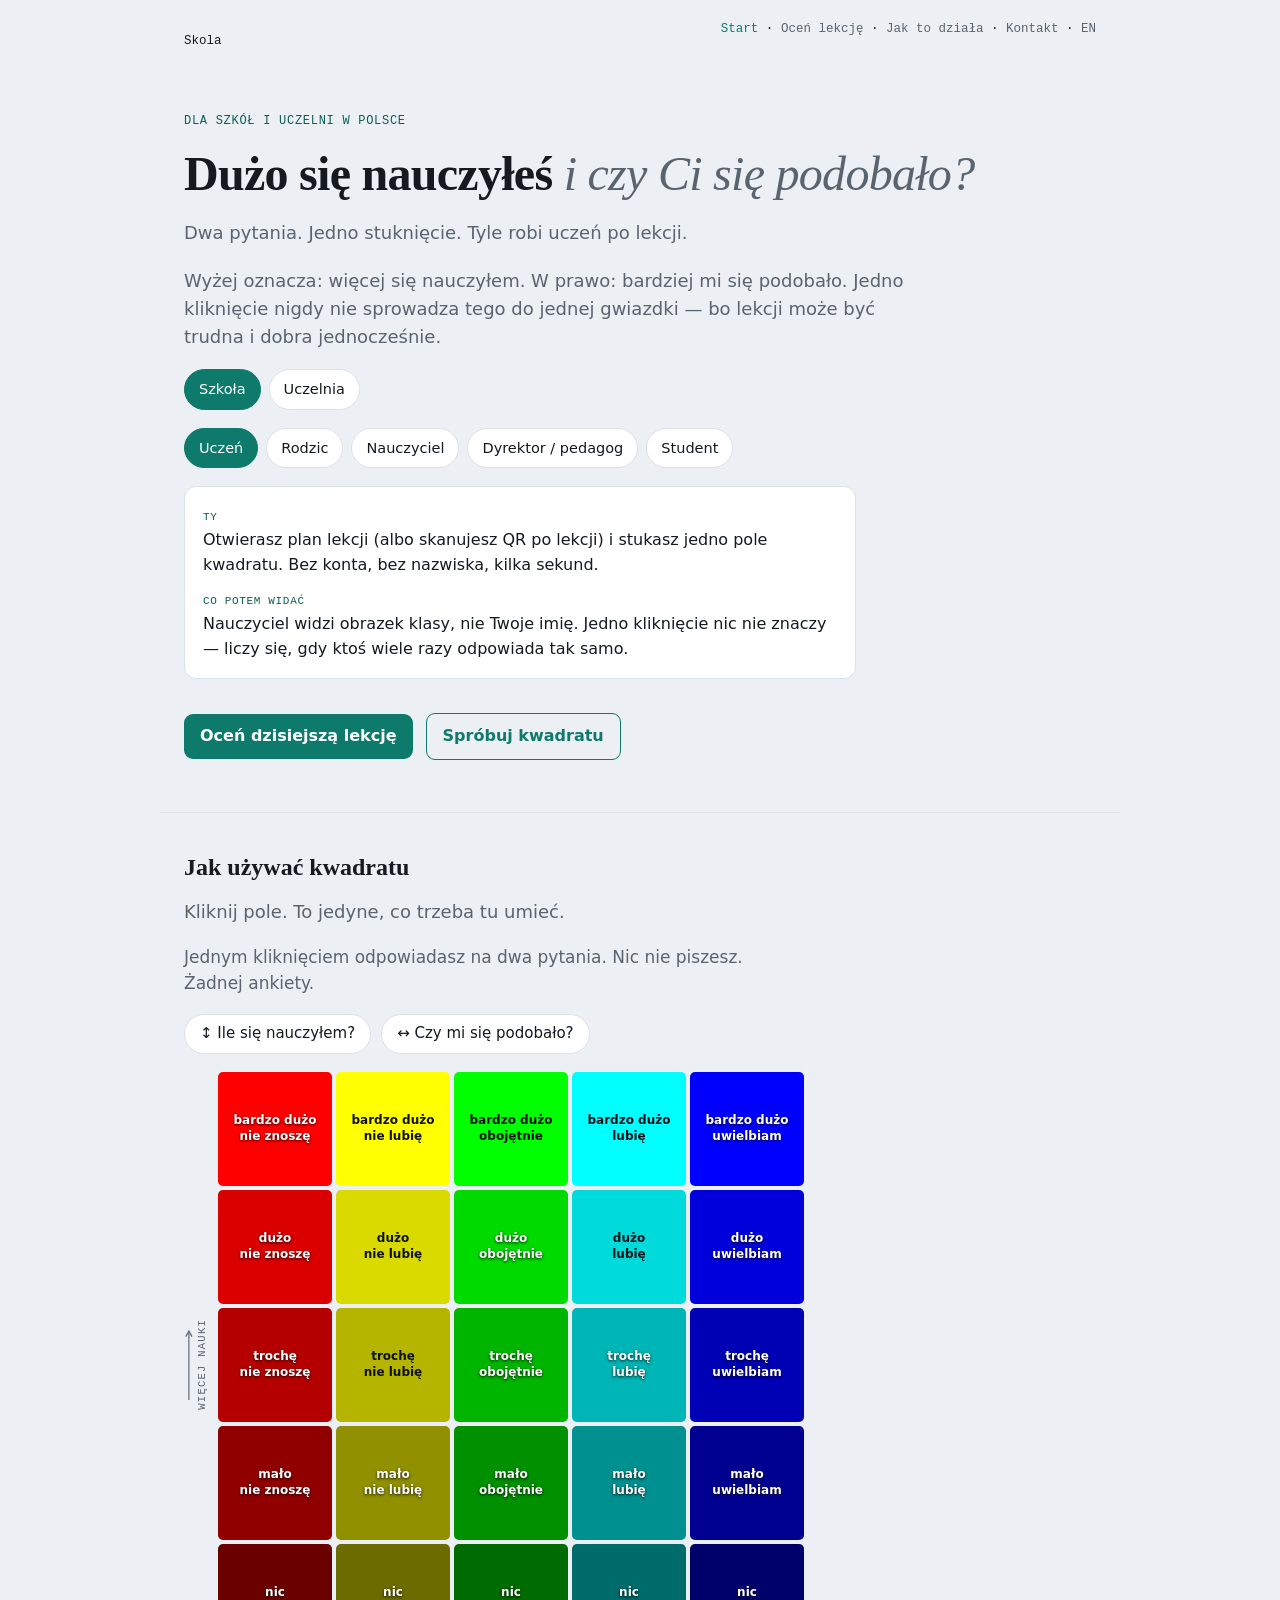
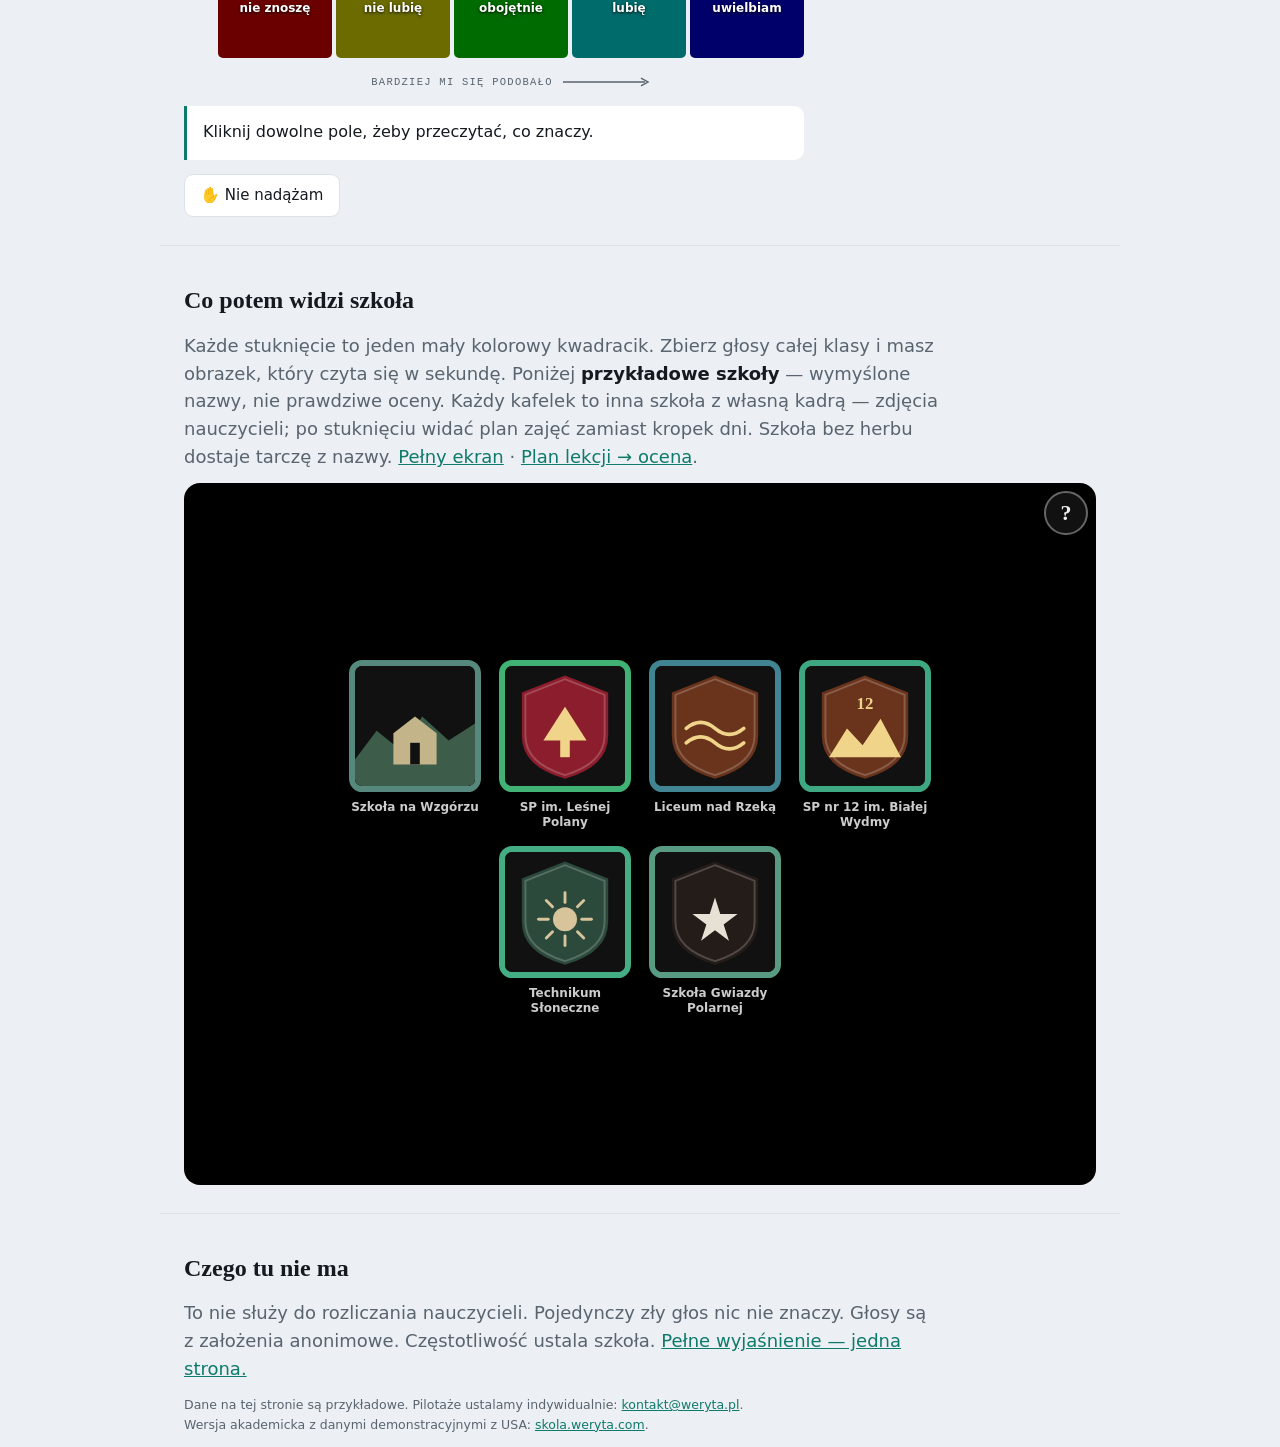
<file: index.html>
<!doctype html>
<html lang="pl">
<head>
<meta charset="utf-8">
<meta name="viewport" content="width=device-width, initial-scale=1, viewport-fit=cover">
<meta name="description" content="Skola — ocena zajęć na dwóch osiach: ile się nauczyłem i czy mi się podobało. Jedno stuknięcie. Dla szkół i uczelni w Polsce.">
<meta property="og:title" content="Skola — dwie osie zamiast jednej gwiazdki">
<meta property="og:description" content="Ocena zajęć na dwóch osiach: ile się nauczyłem i czy mi się podobało. Jedno stuknięcie.">
<meta property="og:image" content="https://szpili.github.io/skola-pl/assets/og.png">
<meta name="twitter:card" content="summary_large_image">
<link rel="alternate" hreflang="pl" href="./">
<link rel="alternate" hreflang="en" href="en/">
<title>Skola — ile się nauczyłeś i czy Ci się podobało?</title>
<link rel="stylesheet" href="assets/site.css">
<link rel="stylesheet" href="assets/tiles.css?v=10">
</head>
<body>
<nav class="top">
  <span class="sk-egg-mark">Skola</span>
  <span>
    <a class="on" href="./">Start</a>
    · <a href="rate.html">Oceń lekcję</a>
    · <a href="explainer.html">Jak to działa</a>
    · <a href="mailto:kontakt@weryta.pl">Kontakt</a>
    · <a href="en/">EN</a>
  </span>
</nav>
<section class="hero">
  <p class="eyebrow">Dla szkół i uczelni w Polsce</p>
  <h1>Dużo się nauczyłeś <span class="light">i czy Ci się podobało?</span></h1>
  <p class="lede">Dwa pytania. Jedno stuknięcie. Tyle robi <span data-noun="person">uczeń</span> po <span data-noun="lesson">lekcji</span>.</p>
  <p class="lede">Wyżej oznacza: więcej się nauczyłem. W prawo: bardziej mi się podobało.
  Jedno kliknięcie nigdy nie sprowadza tego do jednej gwiazdki — bo <span data-noun="lesson">lekcja</span> może być trudna i dobra jednocześnie.</p>
  <div class="chips" role="group" aria-label="Szkoła albo uczelnia">
    <button type="button" data-track="szkola">Szkoła</button>
    <button type="button" data-track="uczelnia">Uczelnia</button>
  </div>
  <div class="chips" role="group" aria-label="Kim jesteś">
    <button type="button" data-role="uczen">Uczeń</button>
    <button type="button" data-role="rodzic">Rodzic</button>
    <button type="button" data-role="nauczyciel">Nauczyciel</button>
    <button type="button" data-role="dyrektor">Dyrektor / pedagog</button>
    <button type="button" data-role="student">Student</button>
  </div>
  <div class="rolebox" id="role-copy"></div>
  <p>
    <a class="cta" href="rate.html">Oceń dzisiejszą lekcję</a>
    <a class="cta ghost" href="#kwadrat">Spróbuj kwadratu</a>
  </p>
</section>
<hr class="rule">
<section class="wrap" id="kwadrat">
  <h2>Jak używać kwadratu</h2>
   <p class="lede" style="margin:0 0 18px">Kliknij pole. To jedyne, co trzeba tu umieć.</p>
  <div id="skola-guide"></div>
</section>
<hr class="rule">
<section class="wrap">
  <h2>Co potem widzi <span data-noun="place">szkoła</span></h2>
  <p class="lede" style="margin:0 0 12px">Każde stuknięcie to jeden mały kolorowy kwadracik.
  Zbierz głosy całej klasy i masz obrazek, który czyta się w sekundę.
  Poniżej <strong>przykładowe szkoły</strong> — wymyślone nazwy, nie prawdziwe oceny.
  Każdy kafelek to inna szkoła z własną kadrą — zdjęcia nauczycieli; po stuknięciu widać plan zajęć zamiast kropek dni.
  Szkoła bez herbu dostaje tarczę z nazwy.
  <a href="app.html">Pełny ekran</a> · <a href="rate.html">Plan lekcji → ocena</a>.</p>
  <div id="skola"></div>
</section>
<hr class="rule">
<section class="wrap">
  <h2>Czego tu nie ma</h2>
  <p class="lede" style="margin:0">To nie służy do rozliczania nauczycieli. Pojedynczy zły głos nic nie znaczy.
  Głosy są z założenia anonimowe. Częstotliwość ustala <span data-noun="place">szkoła</span>.
  <a href="explainer.html">Pełne wyjaśnienie — jedna strona.</a></p>
</section>
<footer class="wrap">
  <p class="fnote">Dane na tej stronie są przykładowe. Pilotaże ustalamy indywidualnie:
  <a href="mailto:kontakt@weryta.pl">kontakt@weryta.pl</a>.
  Wersja akademicka z danymi demonstracyjnymi z USA: <a href="https://skola.weryta.com/">skola.weryta.com</a>.</p>
</footer>
<script src="assets/skola.js?v=tiles8"></script>
<script src="assets/site.js"></script>
<script>
Skola.guide(document.getElementById('skola-guide'), 'pl');
Skola.tiles(document.getElementById('skola'), { lang: 'pl', assetBase: 'assets/' });
</script>
<!-- jajka off: ?eggs=0 (klei się w tej przeglądarce). z powrotem: ?eggs=1. albo wywal ten tag. -->
<script src="assets/eggs.js?v=4"></script>
</body>
</html>
</file>
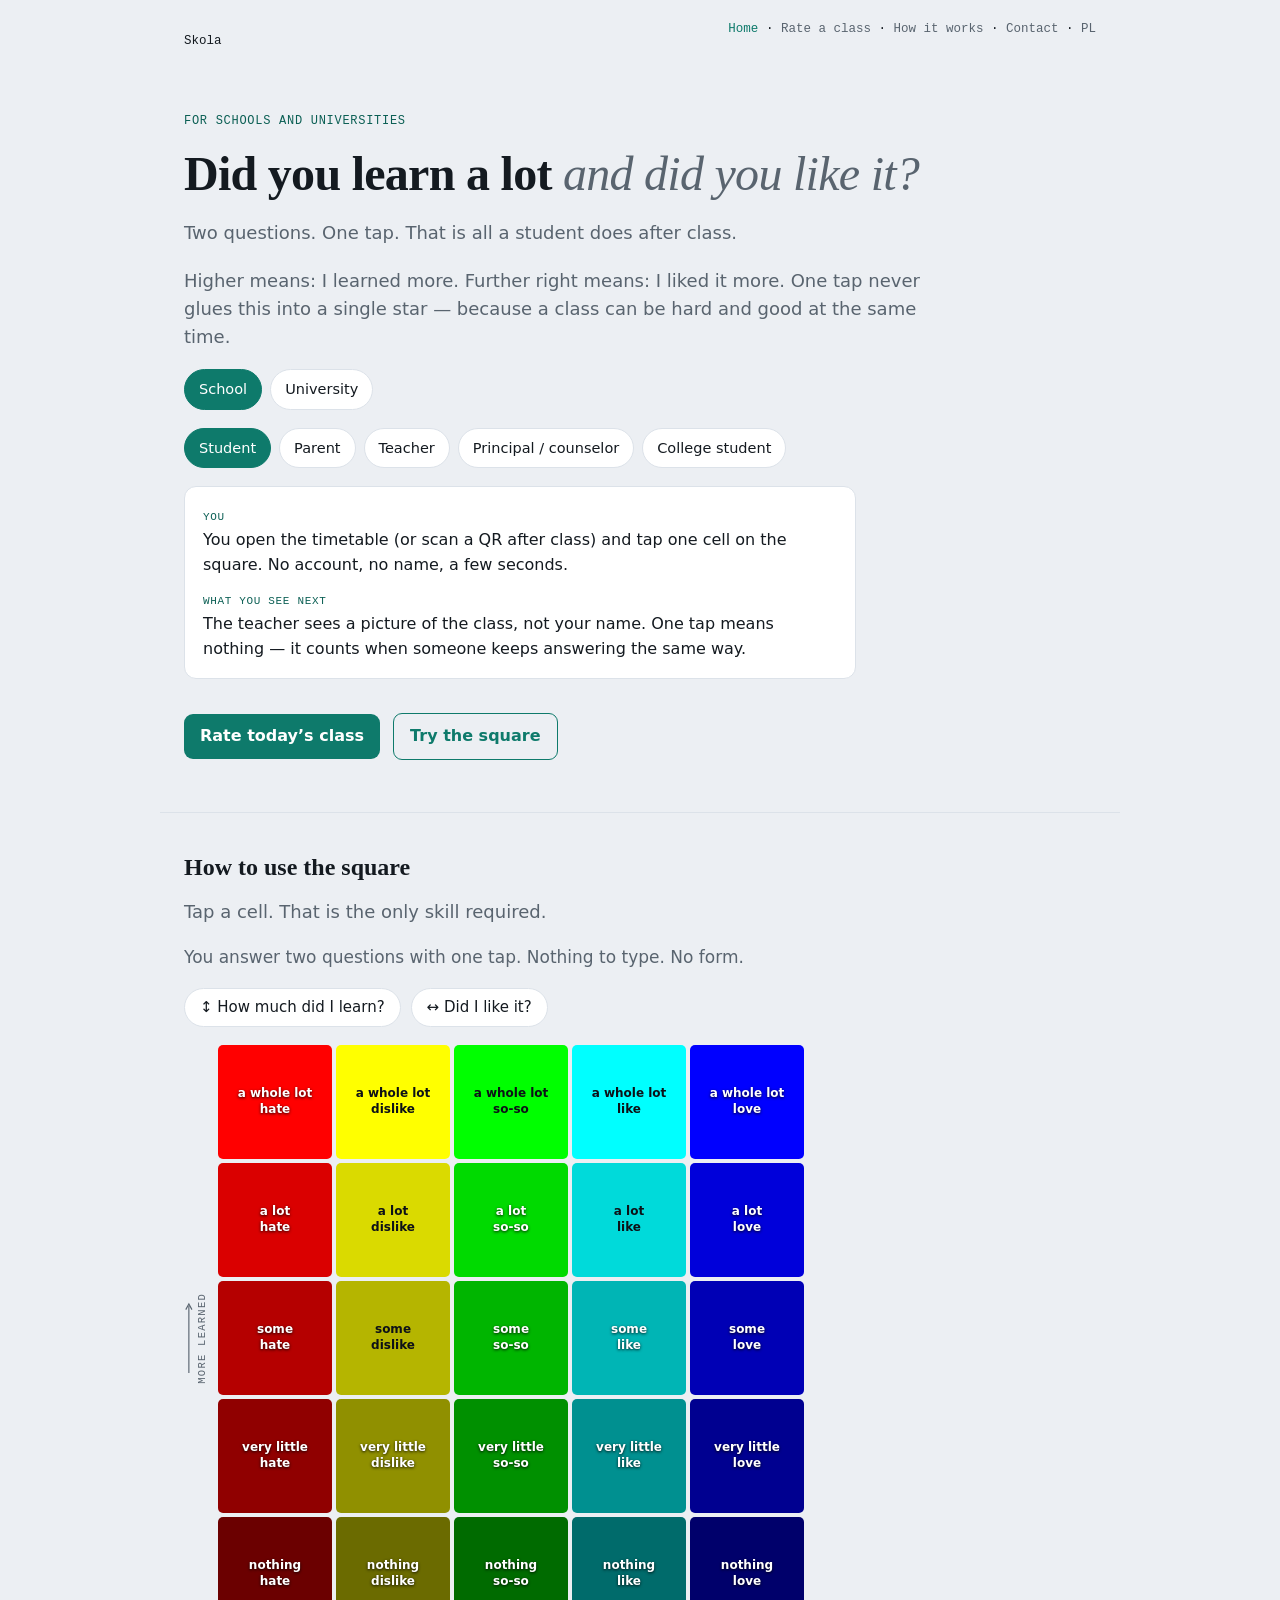
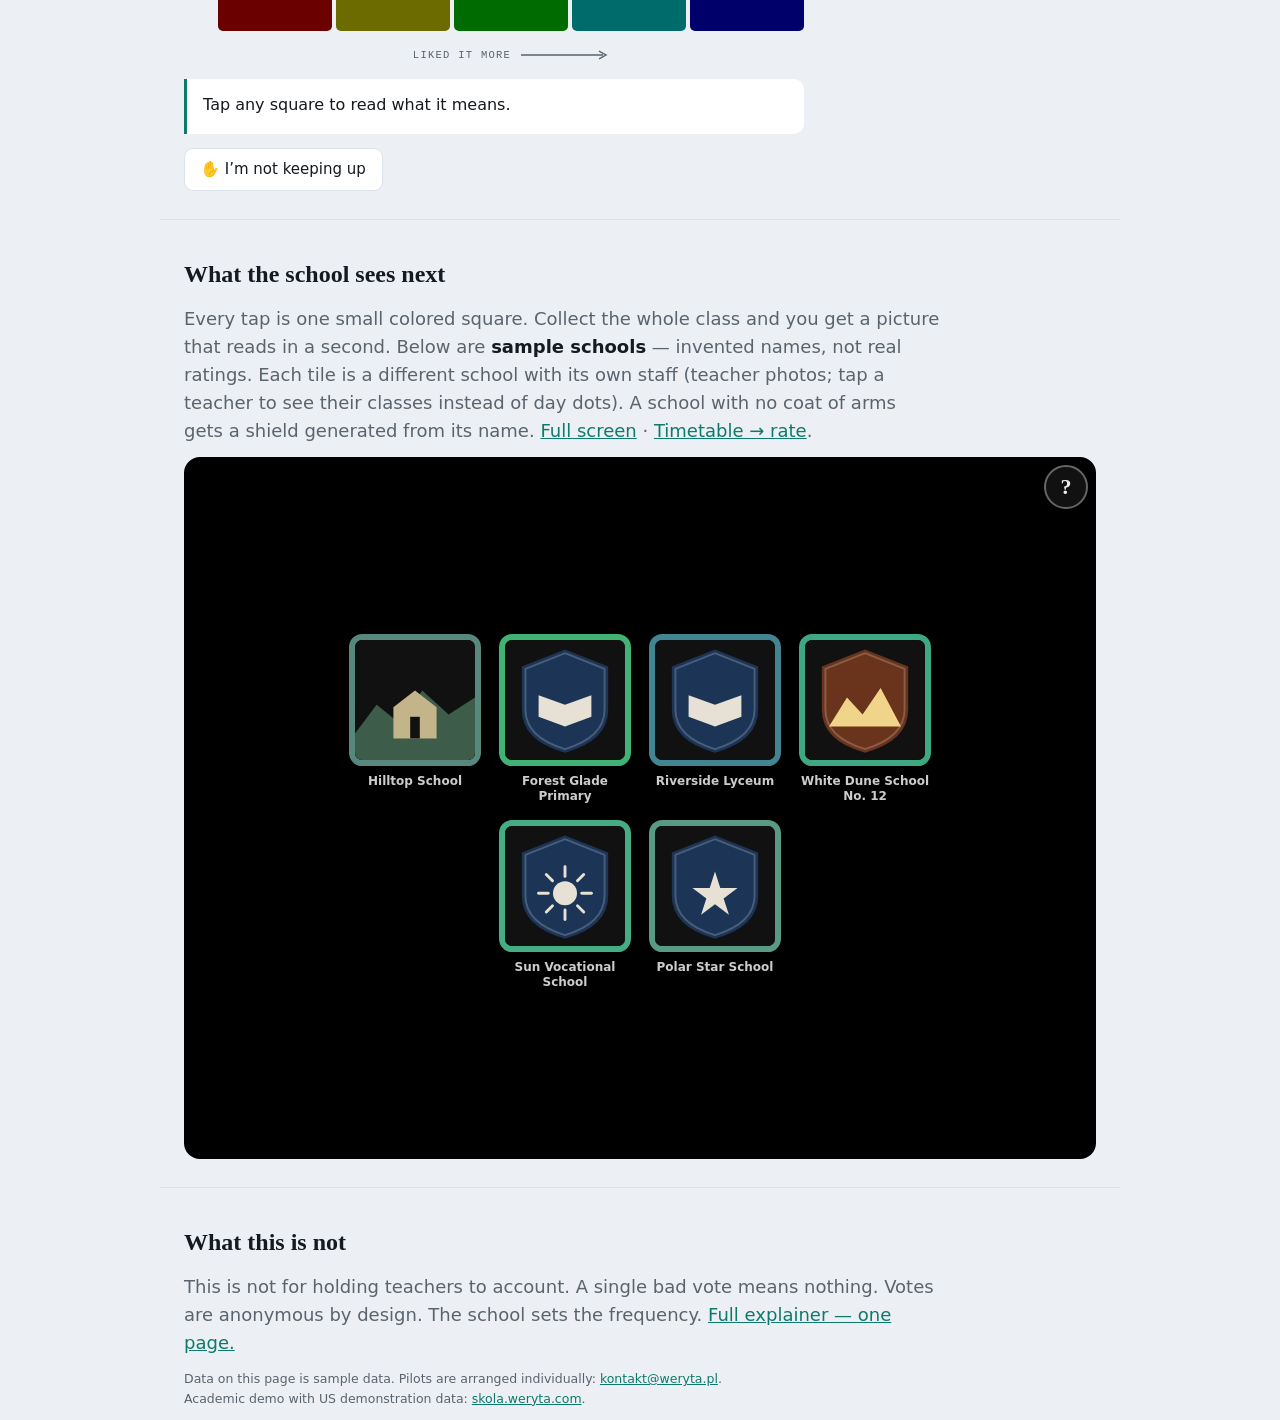
<file: en/index.html>
<!doctype html>
<html lang="en">
<head>
<meta charset="utf-8">
<meta name="viewport" content="width=device-width, initial-scale=1, viewport-fit=cover">
<meta name="description" content="Skola — rate a class on two axes: how much you learned and whether you liked it. One tap. For schools and universities.">
<meta property="og:title" content="Skola — two axes instead of one star">
<meta property="og:description" content="Rate a class on two axes: how much you learned and whether you liked it. One tap.">
<meta property="og:image" content="https://szpili.github.io/skola-pl/assets/og.png">
<meta name="twitter:card" content="summary_large_image">
<link rel="alternate" hreflang="en" href="./">
<link rel="alternate" hreflang="pl" href="../">
<title>Skola — did you learn a lot, and did you like it?</title>
<link rel="stylesheet" href="../assets/site.css">
<link rel="stylesheet" href="../assets/tiles.css?v=10">
</head>
<body>
<nav class="top">
  <span class="sk-egg-mark">Skola</span>
  <span>
    <a class="on" href="./">Home</a>
    · <a href="rate.html">Rate a class</a>
    · <a href="explainer.html">How it works</a>
    · <a href="mailto:kontakt@weryta.pl">Contact</a>
    · <a href="../">PL</a>
  </span>
</nav>
<section class="hero">
  <p class="eyebrow">For schools and universities</p>
  <h1>Did you learn a lot <span class="light">and did you like it?</span></h1>
  <p class="lede">Two questions. One tap. That is all a <span data-noun="person">student</span> does after <span data-noun="lesson">class</span>.</p>
  <p class="lede">Higher means: I learned more. Further right means: I liked it more.
  One tap never glues this into a single star — because a <span data-noun="lesson">class</span> can be hard and good at the same time.</p>
  <div class="chips" role="group" aria-label="School or university">
    <button type="button" data-track="szkola">School</button>
    <button type="button" data-track="uczelnia">University</button>
  </div>
  <div class="chips" role="group" aria-label="Who you are">
    <button type="button" data-role="uczen">Student</button>
    <button type="button" data-role="rodzic">Parent</button>
    <button type="button" data-role="nauczyciel">Teacher</button>
    <button type="button" data-role="dyrektor">Principal / counselor</button>
    <button type="button" data-role="student">College student</button>
  </div>
  <div class="rolebox" id="role-copy"></div>
  <p>
    <a class="cta" href="rate.html">Rate today’s class</a>
    <a class="cta ghost" href="#square">Try the square</a>
  </p>
</section>
<hr class="rule">
<section class="wrap" id="square">
  <h2>How to use the square</h2>
  <p class="lede" style="margin:0 0 18px">Tap a cell. That is the only skill required.</p>
  <div id="skola-guide"></div>
</section>
<hr class="rule">
<section class="wrap">
  <h2>What the <span data-noun="place">school</span> sees next</h2>
  <p class="lede" style="margin:0 0 12px">Every tap is one small colored square.
  Collect the whole class and you get a picture that reads in a second.
  Below are <strong>sample schools</strong> — invented names, not real ratings.
  Each tile is a different school with its own staff (teacher photos; tap a teacher to see their classes instead of day dots).
  A school with no coat of arms gets a shield generated from its name.
  <a href="app.html">Full screen</a> · <a href="rate.html">Timetable → rate</a>.</p>
  <div id="skola"></div>
</section>
<hr class="rule">
<section class="wrap">
  <h2>What this is not</h2>
  <p class="lede" style="margin:0">This is not for holding teachers to account. A single bad vote means nothing.
  Votes are anonymous by design. The <span data-noun="place">school</span> sets the frequency.
  <a href="explainer.html">Full explainer — one page.</a></p>
</section>
<footer class="wrap">
  <p class="fnote">Data on this page is sample data. Pilots are arranged individually:
  <a href="mailto:kontakt@weryta.pl">kontakt@weryta.pl</a>.
  Academic demo with US demonstration data: <a href="https://skola.weryta.com/">skola.weryta.com</a>.</p>
</footer>
<script src="../assets/skola.js?v=tiles8"></script>
<script src="../assets/site.js"></script>
<script>
Skola.guide(document.getElementById('skola-guide'), 'en');
Skola.tiles(document.getElementById('skola'), { lang: 'en', assetBase: '../assets/' });
</script>
<!-- eggs off: ?eggs=0 (sticky in this browser). back on: ?eggs=1. or drop this tag. -->
<script src="../assets/eggs.js?v=4"></script>
</body>
</html>
</file>
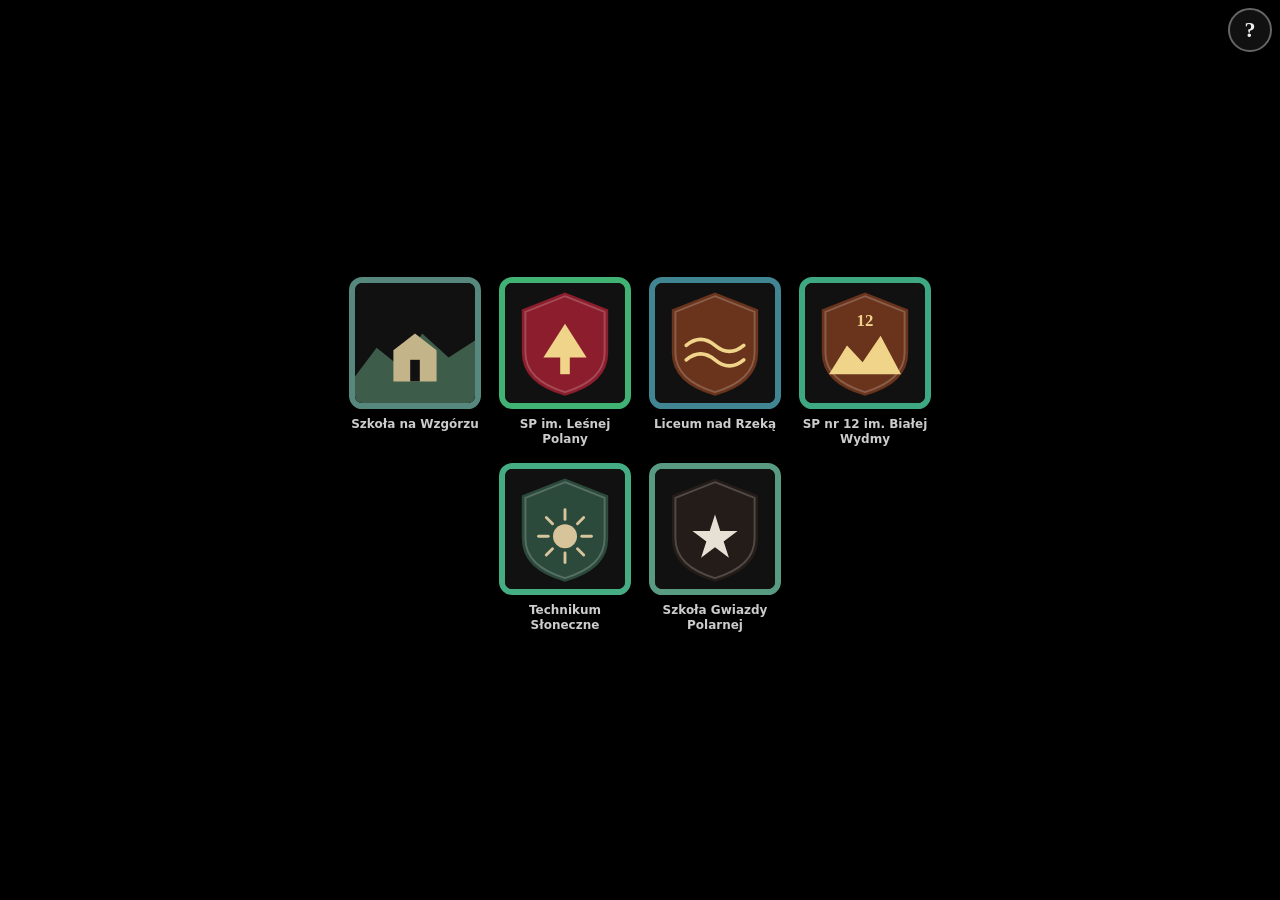
<file: app.html>
<!doctype html>
<html lang="pl" class="skt-page">
<head>
<meta charset="utf-8">
<meta name="viewport" content="width=device-width, initial-scale=1, viewport-fit=cover">
<meta name="description" content="Skola — kafelki. Klik, bez tekstu.">
<title>Skola</title>
<link rel="stylesheet" href="assets/tiles.css?v=10">
</head>
<body class="skt-page">
<div id="skola"></div>
<script src="assets/skola.js?v=tiles8"></script>
<script>
Skola.tiles(document.getElementById('skola'), { lang: 'pl', assetBase: 'assets/', hash: true });
</script>
<script src="assets/eggs.js?v=4"></script>
</body>
</html>
</file>
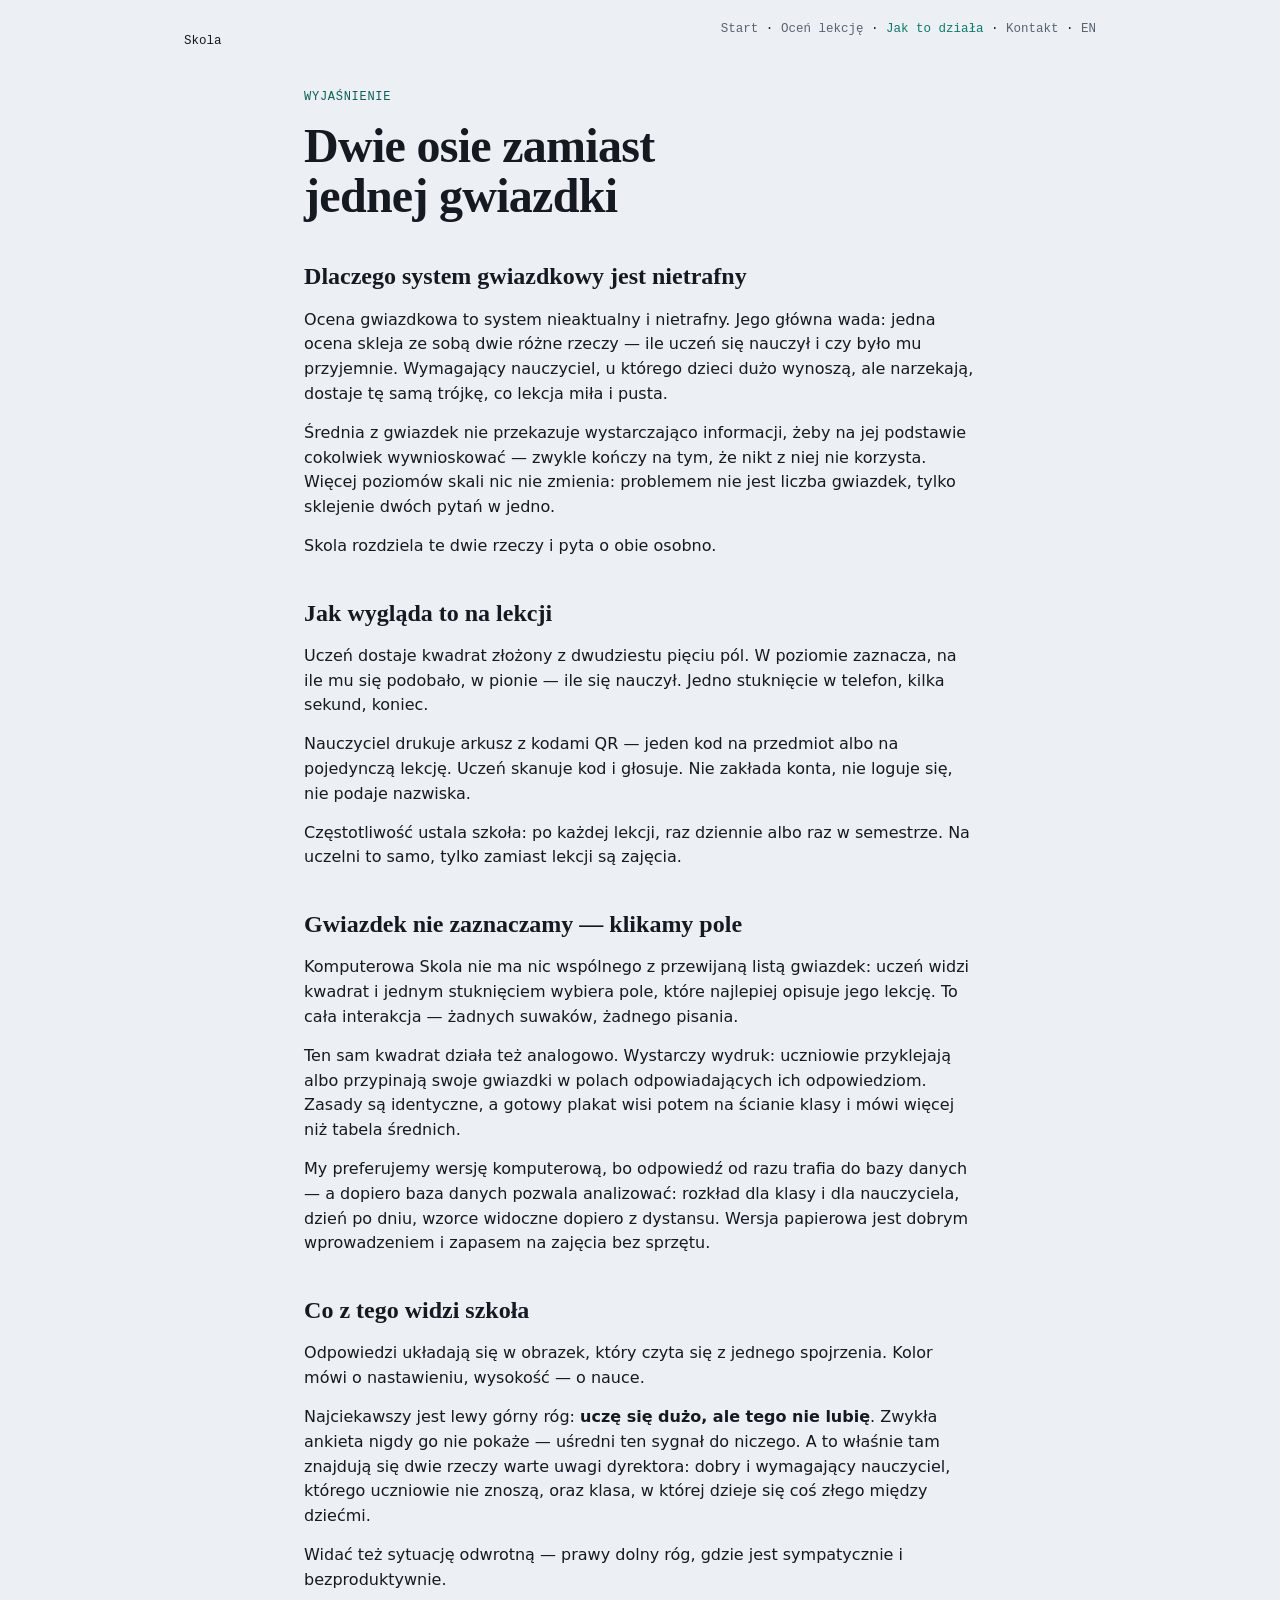
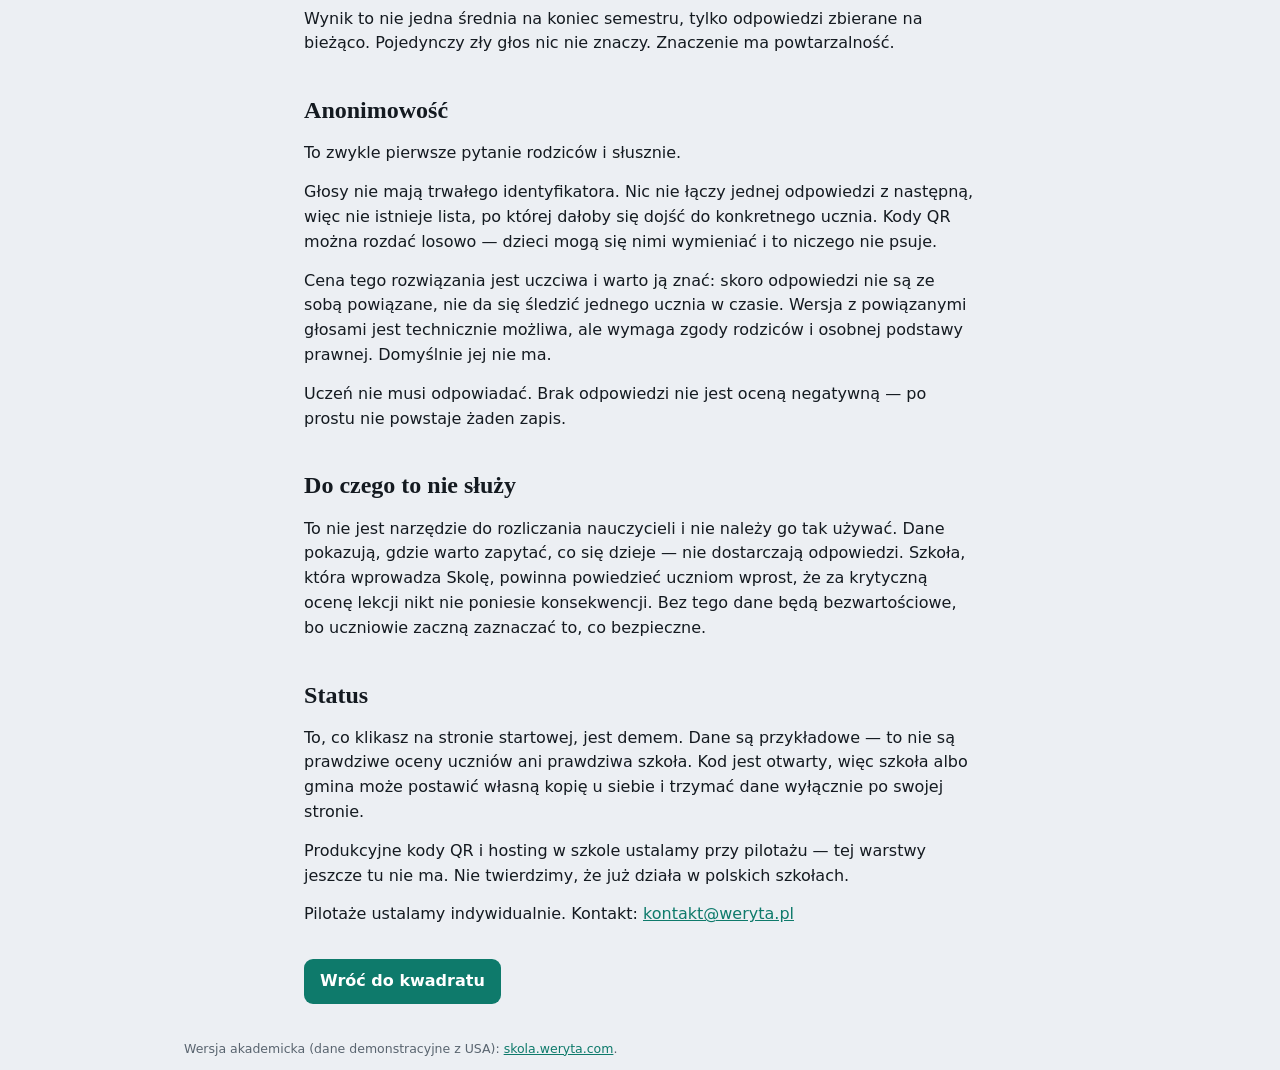
<file: explainer.html>
<!doctype html>
<html lang="pl">
<head>
<meta charset="utf-8">
<meta name="viewport" content="width=device-width, initial-scale=1, viewport-fit=cover">
<meta name="description" content="Skola — dwie osie zamiast jednej gwiazdki. Wyjaśnienie dla szkół i uczelni w Polsce.">
<link rel="alternate" hreflang="pl" href="./explainer.html">
<link rel="alternate" hreflang="en" href="en/explainer.html">
<title>Skola — jak to działa</title>
<link rel="stylesheet" href="assets/site.css">
</head>
<body>
<nav class="top">
  <span class="sk-egg-mark">Skola</span>
  <span>
    <a href="./">Start</a>
    · <a href="rate.html">Oceń lekcję</a>
    · <a class="on" href="explainer.html">Jak to działa</a>
    · <a href="mailto:kontakt@weryta.pl">Kontakt</a>
    · <a href="en/explainer.html">EN</a>
  </span>
</nav>
<article class="wrap prose">
  <p class="eyebrow">Wyjaśnienie</p>
  <h1>Dwie osie zamiast jednej gwiazdki</h1>

  <h2>Dlaczego system gwiazdkowy jest nietrafny</h2>
  <p>Ocena gwiazdkowa to system nieaktualny i nietrafny. Jego główna wada:
  jedna ocena skleja ze sobą dwie różne rzeczy — ile uczeń się nauczył
  i czy było mu przyjemnie. Wymagający nauczyciel, u którego dzieci dużo wynoszą,
  ale narzekają, dostaje tę samą trójkę, co lekcja miła i pusta.</p>
  <p>Średnia z gwiazdek nie przekazuje wystarczająco informacji, żeby na jej
  podstawie cokolwiek wywnioskować — zwykle kończy na tym, że nikt z niej
  nie korzysta. Więcej poziomów skali nic nie zmienia: problemem nie jest
  liczba gwiazdek, tylko sklejenie dwóch pytań w jedno.</p>
  <p>Skola rozdziela te dwie rzeczy i pyta o obie osobno.</p>

  <h2>Jak wygląda to na lekcji</h2>
  <p>Uczeń dostaje kwadrat złożony z dwudziestu pięciu pól. W poziomie zaznacza,
  na ile mu się podobało, w pionie — ile się nauczył. Jedno stuknięcie w telefon,
  kilka sekund, koniec.</p>
  <p>Nauczyciel drukuje arkusz z kodami QR — jeden kod na przedmiot albo na
  pojedynczą lekcję. Uczeń skanuje kod i głosuje. Nie zakłada konta, nie loguje
  się, nie podaje nazwiska.</p>
  <p>Częstotliwość ustala szkoła: po każdej lekcji, raz dziennie albo raz
  w semestrze. Na uczelni to samo, tylko zamiast lekcji są zajęcia.</p>

  <h2>Gwiazdek nie zaznaczamy — klikamy pole</h2>
  <p>Komputerowa Skola nie ma nic wspólnego z przewijaną listą gwiazdek:
  uczeń widzi kwadrat i jednym stuknięciem wybiera pole, które najlepiej
  opisuje jego lekcję. To cała interakcja — żadnych suwaków, żadnego pisania.</p>
  <p>Ten sam kwadrat działa też analogowo. Wystarczy wydruk: uczniowie
  przyklejają albo przypinają swoje gwiazdki w polach odpowiadających ich
  odpowiedziom. Zasady są identyczne, a gotowy plakat wisi potem na ścianie
  klasy i mówi więcej niż tabela średnich.</p>
  <p>My preferujemy wersję komputerową, bo odpowiedź od razu trafia do bazy
  danych — a dopiero baza danych pozwala analizować: rozkład dla klasy i dla
  nauczyciela, dzień po dniu, wzorce widoczne dopiero z dystansu. Wersja
  papierowa jest dobrym wprowadzeniem i zapasem na zajęcia bez sprzętu.</p>

  <h2>Co z tego widzi szkoła</h2>
  <p>Odpowiedzi układają się w obrazek, który czyta się z jednego spojrzenia.
  Kolor mówi o nastawieniu, wysokość — o nauce.</p>
  <p>Najciekawszy jest lewy górny róg: <strong>uczę się dużo, ale tego nie lubię</strong>.
  Zwykła ankieta nigdy go nie pokaże — uśredni ten sygnał do niczego. A to właśnie tam
  znajdują się dwie rzeczy warte uwagi dyrektora: dobry i wymagający nauczyciel,
  którego uczniowie nie znoszą, oraz klasa, w której dzieje się coś złego między
  dziećmi.</p>
  <p>Widać też sytuację odwrotną — prawy dolny róg, gdzie jest sympatycznie
  i bezproduktywnie.</p>
  <p>Wynik to nie jedna średnia na koniec semestru, tylko odpowiedzi zbierane
  na bieżąco. Pojedynczy zły głos nic nie znaczy. Znaczenie ma powtarzalność.</p>

  <h2>Anonimowość</h2>
  <p>To zwykle pierwsze pytanie rodziców i słusznie.</p>
  <p>Głosy nie mają trwałego identyfikatora. Nic nie łączy jednej odpowiedzi
  z następną, więc nie istnieje lista, po której dałoby się dojść do konkretnego
  ucznia. Kody QR można rozdać losowo — dzieci mogą się nimi wymieniać
  i to niczego nie psuje.</p>
  <p>Cena tego rozwiązania jest uczciwa i warto ją znać: skoro odpowiedzi nie są
  ze sobą powiązane, nie da się śledzić jednego ucznia w czasie. Wersja
  z powiązanymi głosami jest technicznie możliwa, ale wymaga zgody rodziców
  i osobnej podstawy prawnej. Domyślnie jej nie ma.</p>
  <p>Uczeń nie musi odpowiadać. Brak odpowiedzi nie jest oceną negatywną —
  po prostu nie powstaje żaden zapis.</p>

  <h2>Do czego to nie służy</h2>
  <p>To nie jest narzędzie do rozliczania nauczycieli i nie należy go tak używać.
  Dane pokazują, gdzie warto zapytać, co się dzieje — nie dostarczają odpowiedzi.
  Szkoła, która wprowadza Skolę, powinna powiedzieć uczniom wprost, że za krytyczną
  ocenę lekcji nikt nie poniesie konsekwencji. Bez tego dane będą bezwartościowe,
  bo uczniowie zaczną zaznaczać to, co bezpieczne.</p>

  <h2>Status</h2>
  <p>To, co klikasz na stronie startowej, jest demem. Dane są przykładowe —
  to nie są prawdziwe oceny uczniów ani prawdziwa szkoła. Kod jest otwarty,
  więc szkoła albo gmina może postawić własną kopię u siebie i trzymać dane
  wyłącznie po swojej stronie.</p>
  <p>Produkcyjne kody QR i hosting w szkole ustalamy przy pilotażu — tej warstwy
  jeszcze tu nie ma. Nie twierdzimy, że już działa w polskich szkołach.</p>
  <p>Pilotaże ustalamy indywidualnie. Kontakt: <a href="mailto:kontakt@weryta.pl">kontakt@weryta.pl</a></p>
  <p><a class="cta" href="./#kwadrat">Wróć do kwadratu</a></p>
</article>
<footer class="wrap">
  <p class="fnote">Wersja akademicka (dane demonstracyjne z USA):
  <a href="https://skola.weryta.com/pl/">skola.weryta.com</a>.</p>
</footer>
<!-- jajka off: ?eggs=0. z powrotem: ?eggs=1. albo wywal ten tag. -->
<script src="assets/eggs.js?v=4"></script>
</body>
</html>
</file>
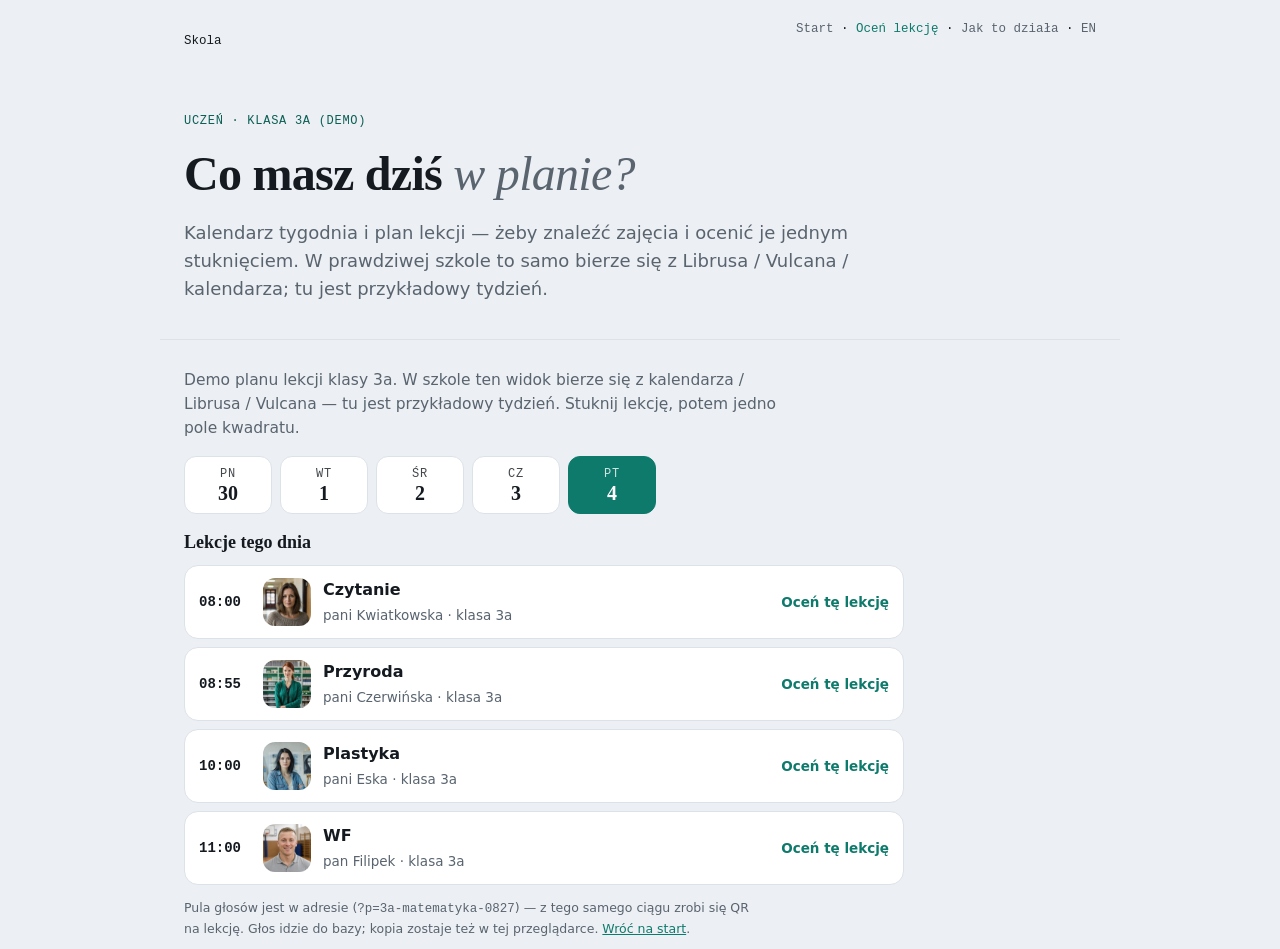
<file: rate.html>
<!doctype html>
<html lang="pl">
<head>
<meta charset="utf-8">
<meta name="viewport" content="width=device-width, initial-scale=1, viewport-fit=cover">
<meta name="description" content="Skola — plan lekcji i ocena zajęć. Wybierz dzień, stuknij lekcję, oceń kwadratem.">
<title>Skola — oceń lekcję</title>
<link rel="stylesheet" href="assets/site.css?v=plan1">
</head>
<body>
<nav class="top">
  <span class="sk-egg-mark">Skola</span>
  <span>
    <a href="./">Start</a>
    · <a class="on" href="rate.html">Oceń lekcję</a>
    · <a href="explainer.html">Jak to działa</a>
    · <a href="en/rate.html">EN</a>
  </span>
</nav>
<section class="hero">
  <p class="eyebrow">Uczeń · klasa 3a (demo)</p>
  <h1>Co masz dziś <span class="light">w planie?</span></h1>
  <p class="lede">Kalendarz tygodnia i plan lekcji — żeby znaleźć zajęcia i ocenić je jednym stuknięciem.
  W prawdziwej szkole to samo bierze się z Librusa / Vulcana / kalendarza; tu jest przykładowy tydzień.</p>
</section>
<hr class="rule">
<section class="wrap" id="plan">
  <div id="skola-plan"></div>
</section>
<footer class="wrap">
  <p class="fnote">Pula głosów jest w adresie (<code>?p=3a-matematyka-0827</code>) — z tego samego ciągu zrobi się QR na lekcję.
  Głos idzie do bazy; kopia zostaje też w tej przeglądarce. <a href="./">Wróć na start</a>.</p>
</footer>
<script src="assets/skola.js?v=tiles9"></script>
<script>
window.SKOLA_API = 'https://nerdwar.one/G0/api.php';
Skola.plan(document.getElementById('skola-plan'), { lang: 'pl', assetBase: 'assets/', hash: true });
</script>
<script src="assets/eggs.js?v=4"></script>
</body>
</html>
</file>
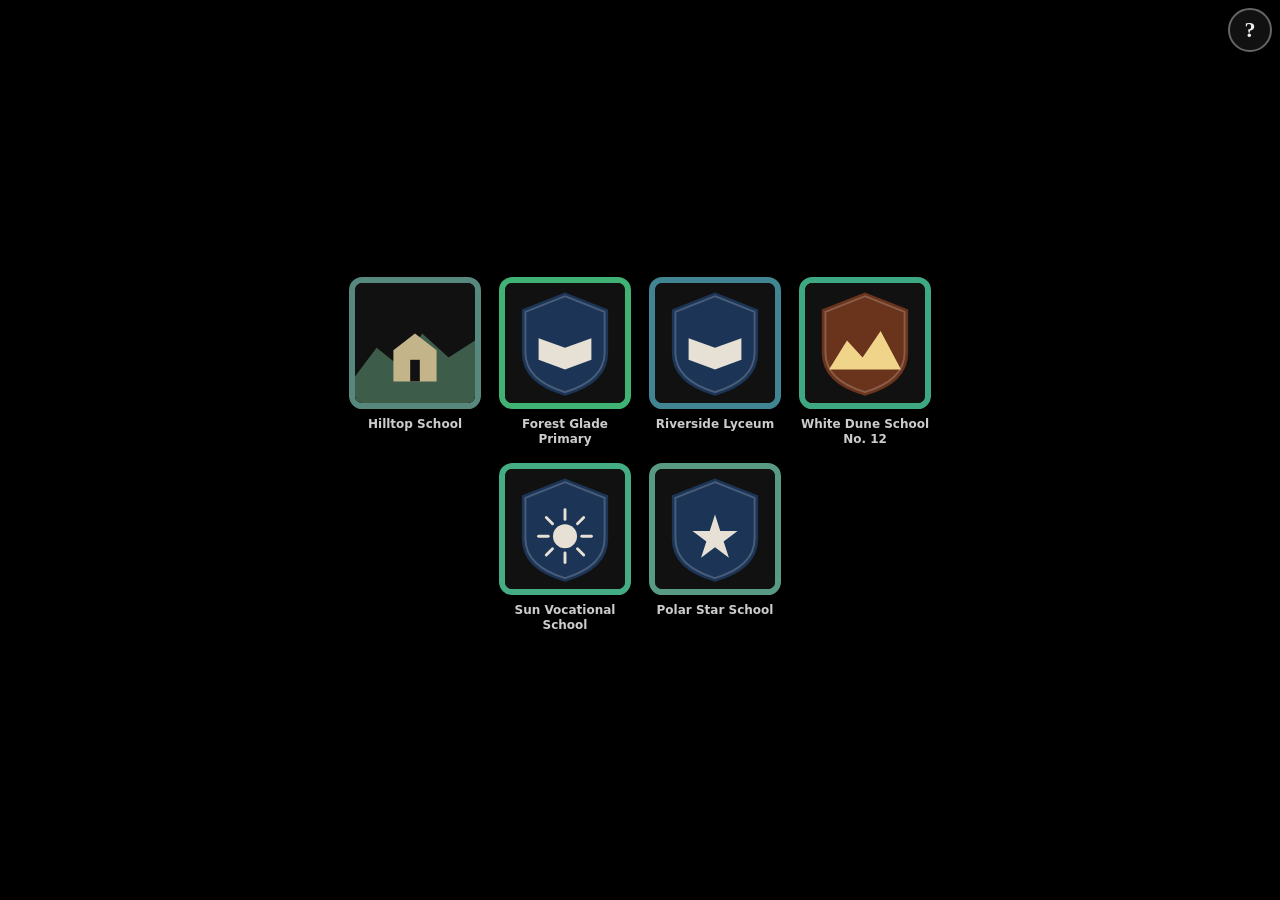
<file: en/app.html>
<!doctype html>
<html lang="en" class="skt-page">
<head>
<meta charset="utf-8">
<meta name="viewport" content="width=device-width, initial-scale=1, viewport-fit=cover">
<meta name="description" content="Skola — tiles. Tap, no text.">
<title>Skola</title>
<link rel="stylesheet" href="../assets/tiles.css?v=10">
</head>
<body class="skt-page">
<div id="skola"></div>
<script src="../assets/skola.js?v=tiles8"></script>
<script>
Skola.tiles(document.getElementById('skola'), { lang: 'en', assetBase: '../assets/', hash: true });
</script>
<script src="../assets/eggs.js?v=4"></script>
</body>
</html>
</file>
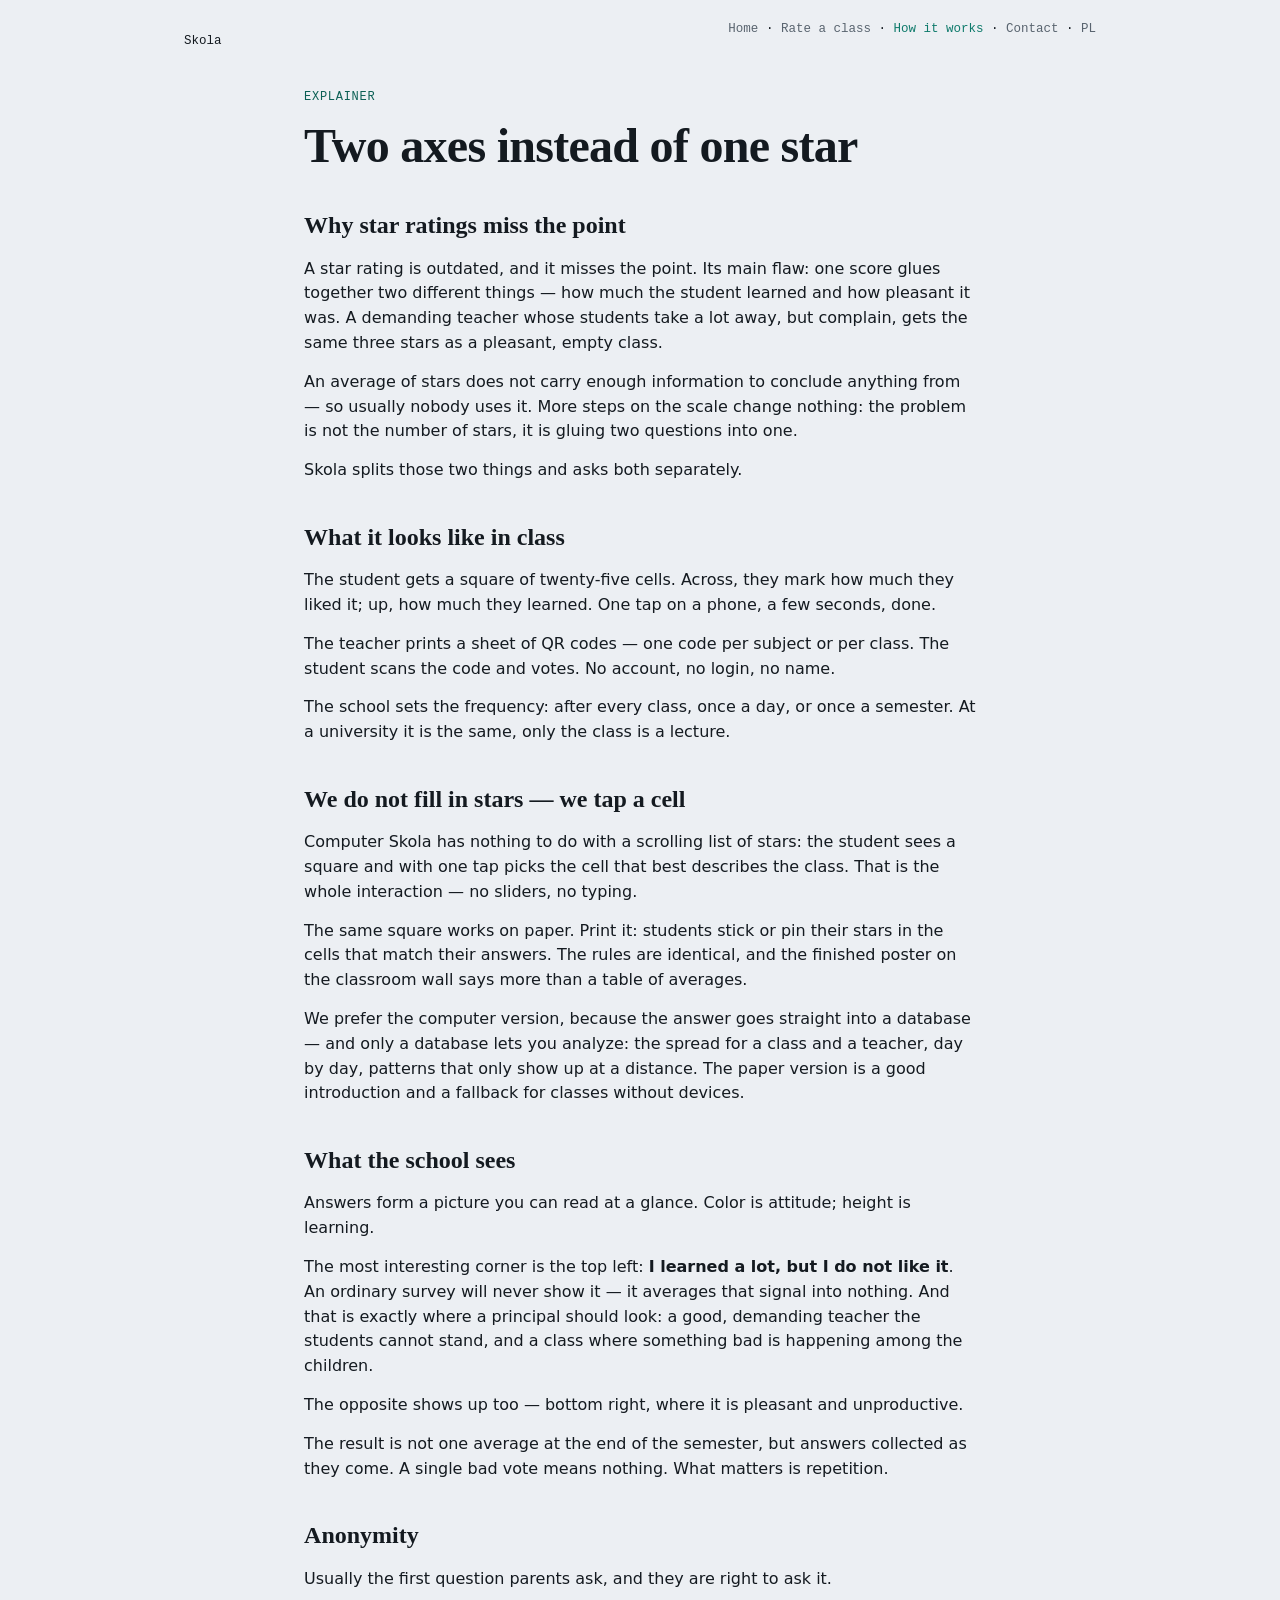
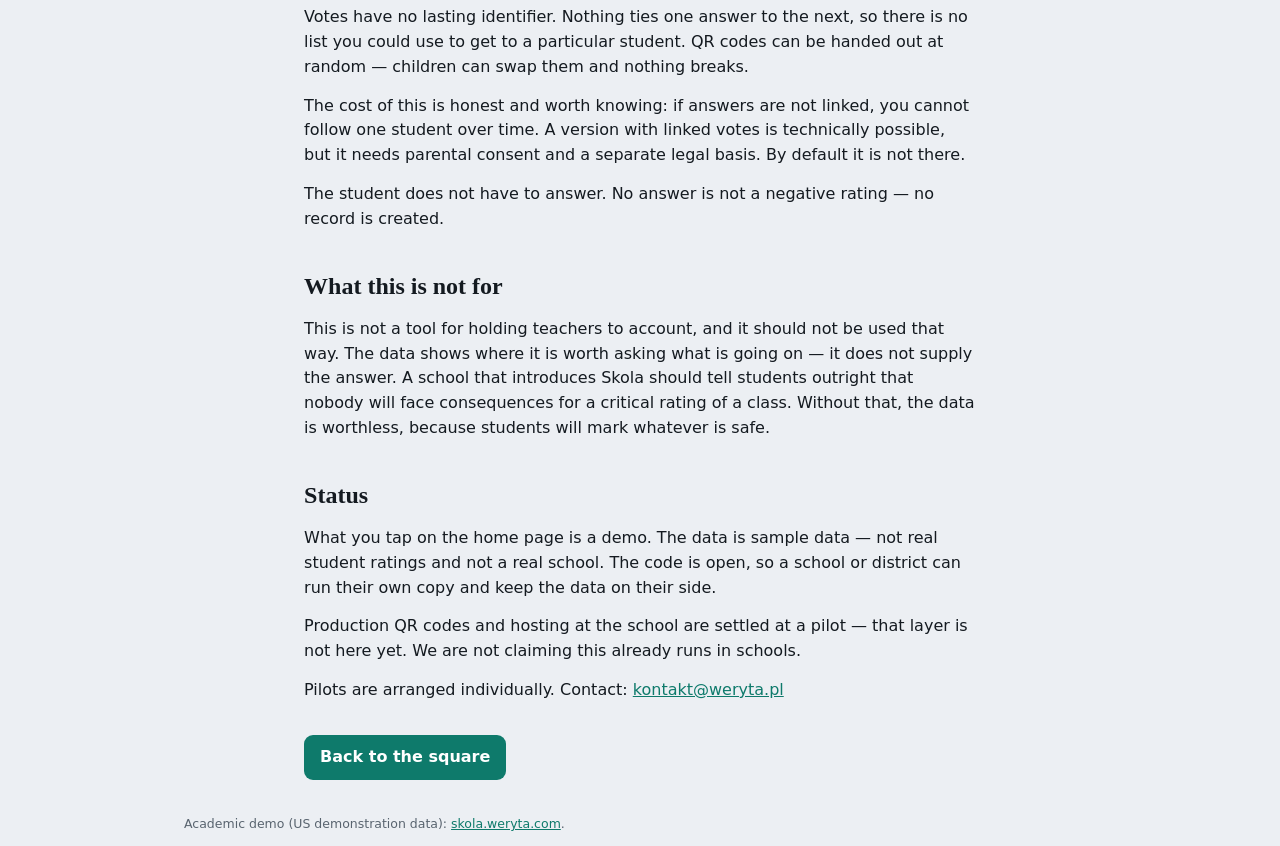
<file: en/explainer.html>
<!doctype html>
<html lang="en">
<head>
<meta charset="utf-8">
<meta name="viewport" content="width=device-width, initial-scale=1, viewport-fit=cover">
<meta name="description" content="Skola — two axes instead of one star. An explainer for schools and universities.">
<link rel="alternate" hreflang="en" href="./explainer.html">
<link rel="alternate" hreflang="pl" href="../explainer.html">
<title>Skola — how it works</title>
<link rel="stylesheet" href="../assets/site.css">
</head>
<body>
<nav class="top">
  <span class="sk-egg-mark">Skola</span>
  <span>
    <a href="./">Home</a>
    · <a href="rate.html">Rate a class</a>
    · <a class="on" href="explainer.html">How it works</a>
    · <a href="mailto:kontakt@weryta.pl">Contact</a>
    · <a href="../explainer.html">PL</a>
  </span>
</nav>
<article class="wrap prose">
  <p class="eyebrow">Explainer</p>
  <h1>Two axes instead of one star</h1>

  <h2>Why star ratings miss the point</h2>
  <p>A star rating is outdated, and it misses the point. Its main flaw:
  one score glues together two different things — how much the student learned
  and how pleasant it was. A demanding teacher whose students take a lot away,
  but complain, gets the same three stars as a pleasant, empty class.</p>
  <p>An average of stars does not carry enough information to conclude anything
  from — so usually nobody uses it. More steps on the scale change nothing:
  the problem is not the number of stars, it is gluing two questions into one.</p>
  <p>Skola splits those two things and asks both separately.</p>

  <h2>What it looks like in class</h2>
  <p>The student gets a square of twenty-five cells. Across, they mark how much
  they liked it; up, how much they learned. One tap on a phone, a few seconds, done.</p>
  <p>The teacher prints a sheet of QR codes — one code per subject or per class.
  The student scans the code and votes. No account, no login, no name.</p>
  <p>The school sets the frequency: after every class, once a day, or once a
  semester. At a university it is the same, only the class is a lecture.</p>

  <h2>We do not fill in stars — we tap a cell</h2>
  <p>Computer Skola has nothing to do with a scrolling list of stars:
  the student sees a square and with one tap picks the cell that best describes
  the class. That is the whole interaction — no sliders, no typing.</p>
  <p>The same square works on paper. Print it: students stick or pin their stars
  in the cells that match their answers. The rules are identical, and the finished
  poster on the classroom wall says more than a table of averages.</p>
  <p>We prefer the computer version, because the answer goes straight into a
  database — and only a database lets you analyze: the spread for a class and a
  teacher, day by day, patterns that only show up at a distance. The paper version
  is a good introduction and a fallback for classes without devices.</p>

  <h2>What the school sees</h2>
  <p>Answers form a picture you can read at a glance. Color is attitude; height
  is learning.</p>
  <p>The most interesting corner is the top left: <strong>I learned a lot, but I do not like it</strong>.
  An ordinary survey will never show it — it averages that signal into nothing.
  And that is exactly where a principal should look: a good, demanding teacher
  the students cannot stand, and a class where something bad is happening among
  the children.</p>
  <p>The opposite shows up too — bottom right, where it is pleasant and
  unproductive.</p>
  <p>The result is not one average at the end of the semester, but answers
  collected as they come. A single bad vote means nothing. What matters is
  repetition.</p>

  <h2>Anonymity</h2>
  <p>Usually the first question parents ask, and they are right to ask it.</p>
  <p>Votes have no lasting identifier. Nothing ties one answer to the next,
  so there is no list you could use to get to a particular student. QR codes
  can be handed out at random — children can swap them and nothing breaks.</p>
  <p>The cost of this is honest and worth knowing: if answers are not linked,
  you cannot follow one student over time. A version with linked votes is
  technically possible, but it needs parental consent and a separate legal basis.
  By default it is not there.</p>
  <p>The student does not have to answer. No answer is not a negative rating —
  no record is created.</p>

  <h2>What this is not for</h2>
  <p>This is not a tool for holding teachers to account, and it should not be
  used that way. The data shows where it is worth asking what is going on — it
  does not supply the answer. A school that introduces Skola should tell students
  outright that nobody will face consequences for a critical rating of a class.
  Without that, the data is worthless, because students will mark whatever is
  safe.</p>

  <h2>Status</h2>
  <p>What you tap on the home page is a demo. The data is sample data —
  not real student ratings and not a real school. The code is open, so a school
  or district can run their own copy and keep the data on their side.</p>
  <p>Production QR codes and hosting at the school are settled at a pilot —
  that layer is not here yet. We are not claiming this already runs in schools.</p>
  <p>Pilots are arranged individually. Contact: <a href="mailto:kontakt@weryta.pl">kontakt@weryta.pl</a></p>
  <p><a class="cta" href="./#square">Back to the square</a></p>
</article>
<footer class="wrap">
  <p class="fnote">Academic demo (US demonstration data):
  <a href="https://skola.weryta.com/">skola.weryta.com</a>.</p>
</footer>
<!-- eggs off: ?eggs=0. back on: ?eggs=1. or drop this tag. -->
<script src="../assets/eggs.js?v=4"></script>
</body>
</html>
</file>
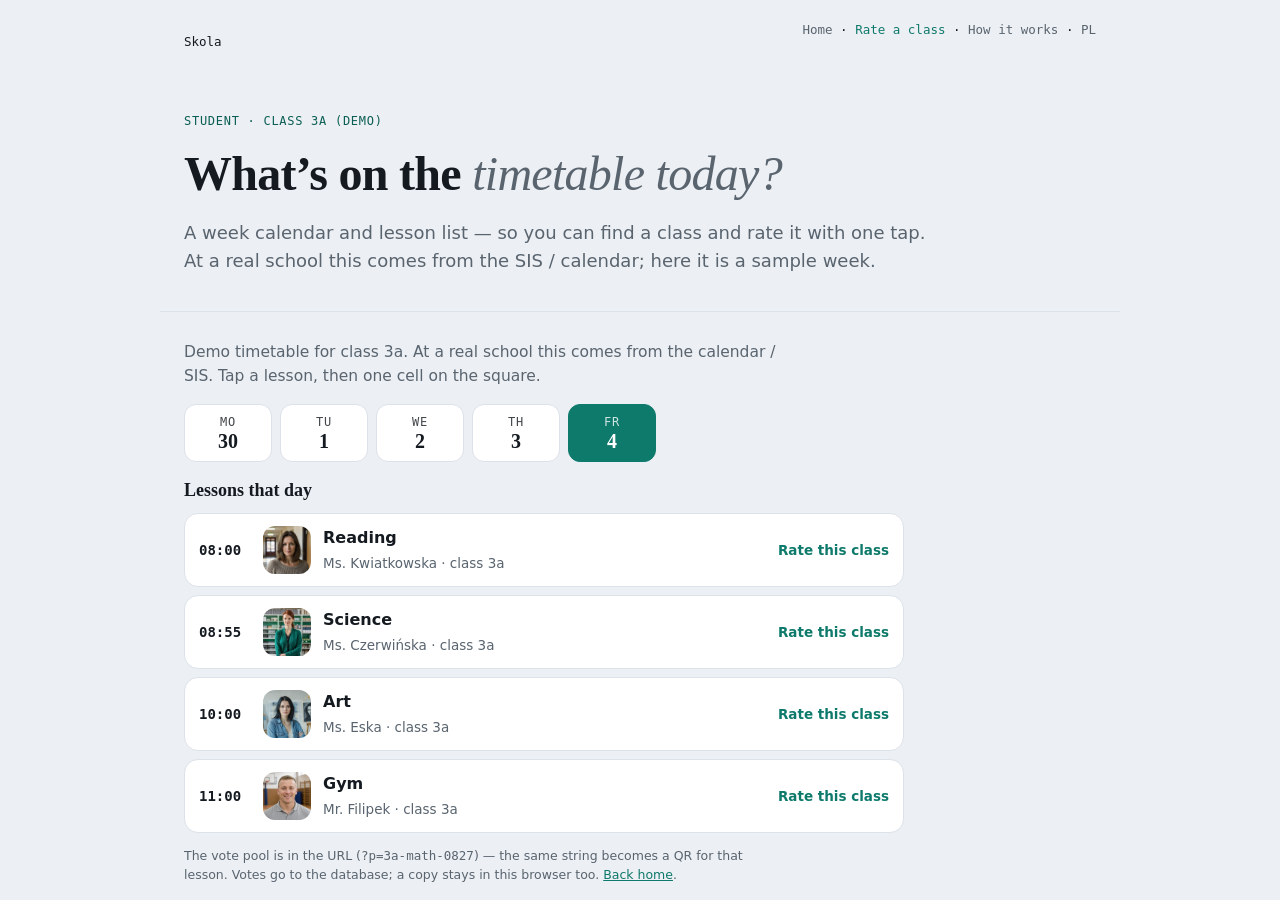
<file: en/rate.html>
<!doctype html>
<html lang="en">
<head>
<meta charset="utf-8">
<meta name="viewport" content="width=device-width, initial-scale=1, viewport-fit=cover">
<meta name="description" content="Skola — timetable and class rating. Pick a day, tap a lesson, rate on the square.">
<title>Skola — rate a class</title>
<link rel="stylesheet" href="../assets/site.css?v=plan1">
</head>
<body>
<nav class="top">
  <span class="sk-egg-mark">Skola</span>
  <span>
    <a href="./">Home</a>
    · <a class="on" href="rate.html">Rate a class</a>
    · <a href="explainer.html">How it works</a>
    · <a href="../rate.html">PL</a>
  </span>
</nav>
<section class="hero">
  <p class="eyebrow">Student · class 3a (demo)</p>
  <h1>What’s on the <span class="light">timetable today?</span></h1>
  <p class="lede">A week calendar and lesson list — so you can find a class and rate it with one tap.
  At a real school this comes from the SIS / calendar; here it is a sample week.</p>
</section>
<hr class="rule">
<section class="wrap" id="plan">
  <div id="skola-plan"></div>
</section>
<footer class="wrap">
  <p class="fnote">The vote pool is in the URL (<code>?p=3a-math-0827</code>) — the same string becomes a QR for that lesson.
  Votes go to the database; a copy stays in this browser too. <a href="./">Back home</a>.</p>
</footer>
<script src="../assets/skola.js?v=tiles9"></script>
<script>
window.SKOLA_API = 'https://nerdwar.one/G0/api.php';
Skola.plan(document.getElementById('skola-plan'), { lang: 'en', assetBase: '../assets/', hash: true });
</script>
<script src="../assets/eggs.js?v=4"></script>
</body>
</html>
</file>
<file: assets/site.css>
:root{
  --paper:#eceff3; --card:#ffffff; --ink:#141a20; --muted:#59646f;
  --line:#dce2e9; --accent:#0e7a6b; --accent-ink:#0b5f54;
  --serif:"Iowan Old Style",Georgia,"Times New Roman",serif;
  --sans:system-ui,-apple-system,"Segoe UI",Roboto,Helvetica,sans-serif;
  --mono:ui-monospace,"SF Mono","JetBrains Mono","Cascadia Code",Menlo,monospace;
}
@media (prefers-color-scheme:dark){:root{
  --paper:#0d1217; --card:#151c23; --ink:#e7edf3; --muted:#94a2b0;
  --line:#232d38; --accent:#39b7a2; --accent-ink:#5fcdb9;
}}
*{box-sizing:border-box}
body{background:var(--paper);color:var(--ink);font-family:var(--sans);line-height:1.55;margin:0;-webkit-font-smoothing:antialiased}
.wrap{max-width:960px;margin:0 auto;padding:0 24px}
.rule{max-width:960px;margin:28px auto;border:0;border-top:1px solid var(--line)}
nav.top{max-width:960px;margin:0 auto;padding:20px 24px 0;display:flex;justify-content:space-between;gap:16px;flex-wrap:wrap;font-family:var(--mono);font-size:12.5px}
nav.top a{color:var(--muted);text-decoration:none}
nav.top a:hover,nav.top a.on{color:var(--accent)}
.hero{padding:48px 24px 8px;max-width:960px;margin:0 auto}
.eyebrow{font-family:var(--mono);font-size:12px;letter-spacing:.06em;color:var(--accent-ink);text-transform:uppercase;margin:0 0 18px}
h1{font-family:var(--serif);font-size:clamp(32px,5.4vw,48px);font-weight:600;line-height:1.06;letter-spacing:-.015em;margin:0;text-wrap:balance}
h1 .light{color:var(--muted);font-style:italic;font-weight:500}
h2{font-family:var(--serif);font-size:24px;font-weight:600;margin:36px 0 12px}
h3{font-family:var(--serif);font-size:18px;font-weight:600;margin:28px 0 8px}
.lede{font-size:18px;color:var(--muted);max-width:66ch;margin:20px 0 0}
.lede strong{color:var(--ink);font-weight:600}
.chips{display:flex;flex-wrap:wrap;gap:8px;margin:18px 0 0}
.chips button{
  font:inherit;font-size:14.5px;padding:8px 14px;border-radius:999px;
  border:1px solid var(--line);background:var(--card);color:var(--ink);cursor:pointer
}
.chips button:hover{border-color:var(--accent)}
.chips button.on{background:var(--accent);color:#fff;border-color:var(--accent)}
.rolebox{margin:18px 0 0;padding:16px 18px;background:var(--card);border:1px solid var(--line);border-radius:12px;max-width:66ch}
.rolebox p{margin:0 0 10px}
.rolebox p:last-child{margin:0}
.rolebox .k{font-family:var(--mono);font-size:11px;letter-spacing:.06em;text-transform:uppercase;color:var(--accent-ink)}
article.prose{max-width:66ch;padding:24px 0 8px}
article.prose p{margin:0 0 14px}
article.prose ul{margin:0 0 14px;padding-left:1.2em}
footer{padding:44px 24px 72px;color:var(--muted);font-size:12.5px}
footer .fnote{max-width:72ch}
a{color:var(--accent)}
.cta{display:inline-block;margin-top:18px;padding:10px 16px;border-radius:9px;background:var(--accent);color:#fff;text-decoration:none;font-weight:600}
.cta:hover{filter:brightness(1.05)}
.cta.ghost{background:transparent;color:var(--accent);border:1px solid var(--accent);margin-left:8px}

/* Plan lekcji → oceń (calendar + timetable demo) */
.skp{max-width:720px}
.skp-note{color:var(--muted);font-size:15.5px;max-width:62ch;margin:0 0 16px}
.skp-week{display:flex;gap:8px;flex-wrap:wrap;margin:0 0 18px}
.skp-day{
  appearance:none;flex:1 1 0;min-width:56px;max-width:88px;padding:10px 6px;
  border:1px solid var(--line);border-radius:12px;background:var(--card);color:var(--ink);
  cursor:pointer;display:flex;flex-direction:column;align-items:center;gap:2px
}
.skp-day.is-on{border-color:var(--accent);background:var(--accent);color:#fff}
.skp-dow{font:12px var(--mono);letter-spacing:.06em;text-transform:uppercase;opacity:.8}
.skp-dom{font:700 20px/1 var(--serif)}
.skp-h{font:600 18px var(--serif);margin:0 0 12px}
.skp-list{display:flex;flex-direction:column;gap:8px}
.skp-empty{color:var(--muted);margin:0}
.skp-row{
  appearance:none;width:100%;display:grid;grid-template-columns:52px 48px 1fr auto;
  gap:12px;align-items:center;text-align:left;padding:12px 14px;border:1px solid var(--line);
  border-radius:14px;background:var(--card);color:var(--ink);cursor:pointer;font:inherit
}
.skp-row:hover{border-color:var(--accent)}
.skp-time{font:600 14px var(--mono)}
.skp-face{width:48px;height:48px;border-radius:12px;object-fit:cover;background:#111;display:block}
.skp-ini{display:flex;align-items:center;justify-content:center;color:#eee;font-weight:700}
.skp-meta{display:flex;flex-direction:column;gap:2px;min-width:0}
.skp-meta strong{font-size:16px}
.skp-meta span{font-size:13.5px;color:var(--muted)}
.skp-go{font-size:13.5px;font-weight:600;color:var(--accent);white-space:nowrap}
.skp-rate{margin-top:8px}
.skp-back{
  appearance:none;border:0;background:transparent;color:var(--accent);font:inherit;
  font-weight:600;padding:0;margin:0 0 14px;cursor:pointer
}
.skp-lesson{display:flex;gap:14px;align-items:center;margin:0 0 16px}
.skp-pool{font-size:13px;color:var(--muted);margin-top:4px}
.skp-pool code{font-family:var(--mono);font-size:12px}
.skp-status{margin:12px 0 0;color:var(--accent-ink);font-size:14.5px}
@media(max-width:560px){
  .skp-row{grid-template-columns:44px 40px 1fr;grid-template-rows:auto auto}
  .skp-go{grid-column:2 / -1;justify-self:start}
  .skp-face{width:40px;height:40px;border-radius:10px}
}
</file>
<file: assets/tiles.css>
/* Dan’s sp.html tile chrome — click, no labels. Prefix .skt so the paper landing stays paper. */
.skt-host{
  --skt-line:#333;
  background:#000;color:#eee;
  min-height:min(78vh,720px);
  border-radius:16px;
  overflow:hidden;
  display:flex;flex-direction:column;align-items:center;
  padding:10px 12px 16px;
  box-sizing:border-box;
  user-select:none;-webkit-tap-highlight-color:transparent;
  position:relative;
}
.skt-page,.skt-page body{margin:0;height:100%;background:#000}
.skt-page .skt-host{min-height:100dvh;height:100%;border-radius:0;padding:max(8px,env(safe-area-inset-top)) 12px max(12px,env(safe-area-inset-bottom))}

.skt-trail{
  display:flex;flex-direction:column;align-items:center;gap:14px;
  flex:0 0 auto;width:100%;padding:8px 48px 10px;
}
.skt-crumb{
  appearance:none;border:3px solid var(--accent,#333);background:#111;
  padding:0;margin:0;width:128px;height:128px;border-radius:10%;
  overflow:hidden;cursor:pointer;flex:0 0 auto;box-sizing:border-box;position:relative;
  transition:box-shadow .2s;
}
.skt-crumb.is-sz0{width:min(56vw,34vh,220px);height:min(56vw,34vh,220px);border-width:6px}
.skt-crumb.is-sz1{width:112px;height:112px;border-width:4px}
.skt-crumb.is-sz2{width:64px;height:64px;border-width:3px}
.skt-crumb img,.skt-crumb .skt-ini{
  display:flex;width:100%;height:100%;align-items:center;justify-content:center;
  object-fit:contain;pointer-events:none;
}
.skt-crumb.is-teacher img,.skt-crumb.is-teacher .skt-ini{object-fit:cover}

.skt-stage{position:relative;flex:1 1 auto;min-height:0;width:100%;display:flex;flex-direction:column;align-items:center;justify-content:center}
.skt-grid{
  flex:0 1 auto;min-height:0;width:100%;max-width:720px;overflow:auto;
  display:flex;flex-wrap:wrap;place-content:center;gap:16px 18px;padding:4px 2px 8px;
  box-sizing:border-box;
}
.skt-tile{
  appearance:none;border:0;background:transparent;padding:0;margin:0;cursor:pointer;
  display:flex;flex-direction:column;align-items:center;width:min(28vw,132px);flex:0 0 auto;color:#eee;
  animation:skt-in .45s cubic-bezier(.2,1.15,.32,1) both;
  animation-delay:calc(var(--i, 0) * 55ms);
}
.skt-frame{
  width:100%;aspect-ratio:1;border-radius:10%;overflow:hidden;background:#111;
  border:6px solid var(--accent,#333);box-sizing:border-box;display:grid;place-items:center;padding:8px;
  transition:transform .2s ease,box-shadow .2s ease;
}
.skt-tile.is-teacher .skt-frame,.skt-tile.is-school .skt-frame{padding:0}
.skt-tile img{display:block;width:100%;height:100%;object-fit:contain;pointer-events:none}
.skt-tile.is-teacher img,.skt-tile.is-school img{object-fit:cover}
.skt-ini{
  font:700 clamp(22px,6vw,36px)/1 system-ui,sans-serif;color:#eee;letter-spacing:.04em;
  width:100%;height:100%;display:flex;align-items:center;justify-content:center;
}
.skt-tile:active{transform:scale(.94)}
.skt-cap{
  margin-top:8px;max-width:100%;text-align:center;
  font:600 12px/1.25 system-ui,sans-serif;color:#ccc;
  overflow:hidden;text-overflow:ellipsis;display:-webkit-box;
  -webkit-line-clamp:2;-webkit-box-orient:vertical;
}

.skt-results{display:flex;flex-direction:column;align-items:center;gap:12px;width:100%;flex:1 1 auto;min-height:0}
.skt-blox{
  width:min(78vw,280px);height:min(78vw,280px);margin:0 auto;
  display:grid;grid-template-columns:repeat(5,1fr);grid-template-rows:repeat(5,1fr);
  gap:3px;padding:6px;box-sizing:border-box;border-radius:10px;border:2px solid #444;background:#000;
}
.skt-blox .cell{border-radius:3px;background:#141414;min-width:0;min-height:0;position:relative}
.skt-blox .cell .sq{
  position:absolute;inset:0;border-radius:2px;
  animation:skt-fill .32s ease both;
  animation-delay:calc(var(--i, 0) * 14ms);
}

.skt-lessons{
  flex:0 0 auto;width:min(92vw,360px);margin:0 auto;display:flex;flex-direction:column;gap:6px;
  padding:2px 0 8px;max-height:min(38vh,260px);overflow:auto;
}
.skt-lesson{
  display:grid;grid-template-columns:5.5em 1fr auto;align-items:center;gap:8px;
  padding:10px 12px;border-radius:8px;border:2px solid #444;background:#0d1117;
  color:#eee;text-decoration:none;font:14px/1.25 system-ui,sans-serif;
  animation:skt-in .3s ease both;
  animation-delay:calc(.15s + var(--i, 0) * 40ms);
}
.skt-lesson:hover,.skt-lesson:focus-visible{border-color:#888;outline:none}
.skt-lesson-when{color:#9ab;font-variant-numeric:tabular-nums;white-space:nowrap}
.skt-lesson-what{font-weight:600;overflow:hidden;text-overflow:ellipsis;white-space:nowrap}
.skt-lesson-go{color:#8c8;font-size:12px;font-weight:700;letter-spacing:.02em}
.skt-lessons-more{
  margin-top:4px;text-align:center;color:#9ab;font:13px/1.3 system-ui,sans-serif;text-decoration:none;
}
.skt-lessons-more:hover{color:#eee}
.skt-lessons-empty{margin:0;color:#888;font:13px/1.35 system-ui,sans-serif;text-align:center}

.skt-help{
  appearance:none;position:absolute;z-index:10;
  top:max(8px,env(safe-area-inset-top));right:8px;
  width:44px;height:44px;padding:0;margin:0;
  border-radius:50%;border:2px solid #666;background:#111;color:#eee;
  font:700 22px/1 Georgia,serif;cursor:pointer;
}
.skt-help[aria-expanded="true"]{border-color:#eee}
.skt-hint{
  position:absolute;z-index:9;left:12px;right:12px;bottom:max(12px,env(safe-area-inset-bottom));
  max-width:36em;margin:0 auto;padding:14px 16px;border-radius:12px;
  background:#161616;color:#eee;border:1px solid #444;
  font:15px/1.4 system-ui,sans-serif;
}

@media (hover:hover){
  .skt-tile:hover .skt-frame{
    transform:scale(1.06);
    box-shadow:0 0 0 1px var(--accent),0 0 22px color-mix(in srgb,var(--accent) 60%,transparent);
  }
  .skt-crumb:hover{box-shadow:0 0 22px color-mix(in srgb,var(--accent) 55%,transparent)}
}
.skt-tile:focus-visible .skt-frame,.skt-crumb:focus-visible{
  outline:2px solid #eee;outline-offset:3px;
}

@keyframes skt-in{
  from{opacity:0;transform:translateY(12px) scale(.9)}
  to{opacity:1;transform:none}
}
@keyframes skt-fill{
  from{opacity:0;transform:scale(.35)}
  to{opacity:1;transform:none}
}

@media (prefers-reduced-motion:reduce){
  .skt-tile,.skt-lesson,.skt-blox .cell .sq{animation:none!important}
  .skt-tile .skt-frame{transition:none}
}
</file>
